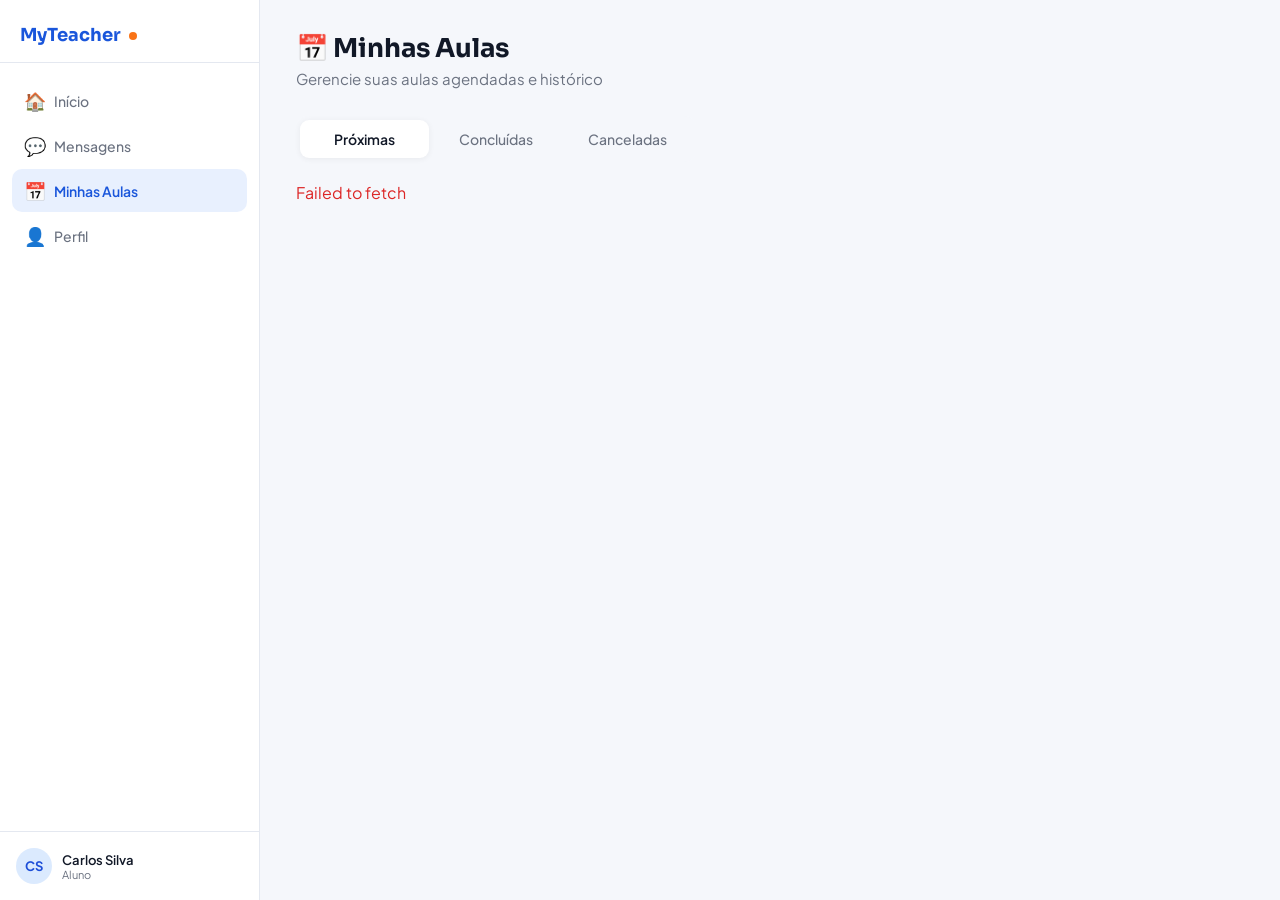
<file: pages/aulas.html>
<!DOCTYPE html>
<html lang="pt-BR">
<head>
  <meta charset="UTF-8">
  <meta name="viewport" content="width=device-width, initial-scale=1.0">
  <title>MyTeacher — Minhas Aulas</title>
  <link rel="preconnect" href="https://fonts.googleapis.com">
  <link rel="preconnect" href="https://fonts.gstatic.com" crossorigin>
  <link href="https://fonts.googleapis.com/css2?family=Sora:wght@300;400;500;600;700&family=Plus+Jakarta+Sans:wght@400;500;600&display=swap" rel="stylesheet">
  <link rel="stylesheet" href="../css/style.css">
  <link rel="stylesheet" href="../css/app.css">
</head>
<body>

<div class="app-layout">
  <aside class="sidebar">
    <div class="sidebar-logo"><div class="logo" style="font-size:18px;">MyTeacher <div class="logo-dot"></div></div></div>
    <nav class="sidebar-nav">
      <a class="nav-item" href="home-aluno.html"><span class="nav-icon">🏠</span> Início</a>
      <a class="nav-item" href="chat.html"><span class="nav-icon">💬</span> Mensagens</a>
      <a class="nav-item active"><span class="nav-icon">📅</span> Minhas Aulas</a>
      <a class="nav-item" href="perfil-aluno.html"><span class="nav-icon">👤</span> Perfil</a>
    </nav>
    <div class="sidebar-user">
      <div class="avatar sm" style="background:#dbeafe;color:#1d4ed8;">CS</div>
      <div class="user-info"><div class="user-name">Carlos Silva</div><div class="user-role">Aluno</div></div>
    </div>
  </aside>
  <main class="main-content">
    <div class="page-header">
      <h1>📅 Minhas Aulas</h1>
      <p>Gerencie suas aulas agendadas e histórico</p>
    </div>
    <div class="tabs" style="max-width:400px;">
      <div class="tab active" onclick="switchTab(this,'tab-futuras')">Próximas</div>
      <div class="tab" onclick="switchTab(this,'tab-concluidas')">Concluídas</div>
      <div class="tab" onclick="switchTab(this,'tab-canceladas')">Canceladas</div>
    </div>
    <div class="tab-content active" id="tab-futuras">
      <div class="aulas-grid" id="aulas-futuras"></div>
    </div>
    <div class="tab-content" id="tab-concluidas">
      <div class="aulas-grid" id="aulas-concluidas"></div>
    </div>
    <div class="tab-content" id="tab-canceladas">
      <div style="padding:40px;text-align:center;color:var(--text-muted);">
        <div style="font-size:48px;margin-bottom:12px;">🗓️</div>
        <p>Nenhuma aula cancelada</p>
      </div>
    </div>
  </main>
</div>

<!-- Modal Avaliar -->
<div class="modal-overlay" id="modal-avaliar">
  <div class="modal">
    <button class="modal-close" onclick="closeModal('modal-avaliar')">✕</button>
    <h2>⭐ Avaliar aula</h2>
    <p style="color:var(--text-muted);font-size:14px;margin-bottom:20px;">Como foi sua aula com <strong id="modal-avaliar-nome">Prof. Ana Lima</strong>?</p>
    <div class="form-group">
      <label class="form-label">Nota</label>
      <div class="star-rating" id="star-rating">
        <span class="star" onclick="setStar(1)">★</span>
        <span class="star" onclick="setStar(2)">★</span>
        <span class="star" onclick="setStar(3)">★</span>
        <span class="star" onclick="setStar(4)">★</span>
        <span class="star active" onclick="setStar(5)">★</span>
      </div>
    </div>
    <div class="form-group">
      <label class="form-label">Comentário</label>
      <textarea class="form-input" placeholder="Descreva sua experiência..." style="min-height:100px;">Professor muito atencioso e explicou muito bem os exercícios!</textarea>
    </div>
    <button class="btn btn-primary" style="width:100%;justify-content:center;padding:12px;" onclick="closeModal('modal-avaliar');alert('✅ Avaliação enviada! Obrigado pelo feedback.')">Enviar avaliação</button>
  </div>
</div>

<script src="../js/data.js"></script>
<script src="../js/aulas.js"></script>
<script src="../js/app.js"></script>
<script>
  renderAulas();
</script>
</body>
</html>
</file>
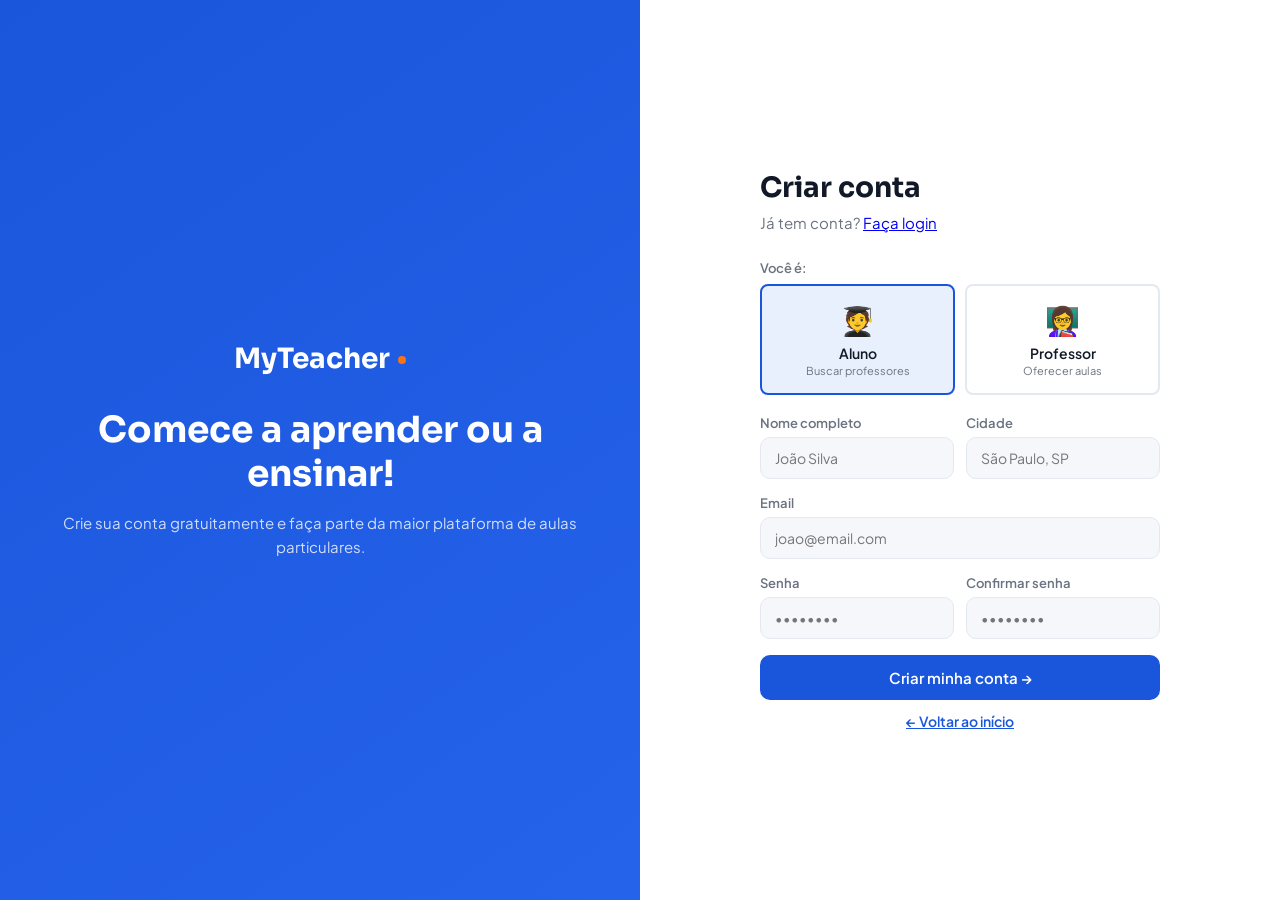
<file: pages/cadastro.html>
<!DOCTYPE html>
<html lang="pt-BR">
<head>
  <meta charset="UTF-8">
  <meta name="viewport" content="width=device-width, initial-scale=1.0">
  <title>MyTeacher — Criar conta</title>
  <link rel="preconnect" href="https://fonts.googleapis.com">
  <link rel="preconnect" href="https://fonts.gstatic.com" crossorigin>
  <link href="https://fonts.googleapis.com/css2?family=Sora:wght@300;400;500;600;700&family=Plus+Jakarta+Sans:wght@400;500;600&display=swap" rel="stylesheet">
  <link rel="stylesheet" href="../css/style.css">
  <link rel="stylesheet" href="../css/auth.css">
</head>
<body>

<div class="auth-page">
  <div class="auth-left">
    <div class="logo">MyTeacher <div class="logo-dot" style="background:#f97316"></div></div>
    <h2>Comece a aprender ou a ensinar!</h2>
    <p>Crie sua conta gratuitamente e faça parte da maior plataforma de aulas particulares.</p>
  </div>
  <div class="auth-right">
    <div class="auth-form">
      <h2>Criar conta</h2>
      <p>Já tem conta? <a href="login.html">Faça login</a></p>
      <p style="font-size:13px;color:var(--text-muted);font-weight:600;margin-bottom:8px;">Você é:</p>
      <div class="role-picker">
        <div class="role-card selected" onclick="selectRole(this,'aluno')">
          <div class="role-icon">🧑‍🎓</div>
          <div class="role-name">Aluno</div>
          <div class="role-sub">Buscar professores</div>
        </div>
        <div class="role-card" onclick="selectRole(this,'professor')">
          <div class="role-icon">👩‍🏫</div>
          <div class="role-name">Professor</div>
          <div class="role-sub">Oferecer aulas</div>
        </div>
      </div>
      <div class="form-row">
        <div class="form-group">
          <label class="form-label">Nome completo</label>
          <input class="form-input" placeholder="João Silva">
        </div>
        <div class="form-group">
          <label class="form-label">Cidade</label>
          <input class="form-input" placeholder="São Paulo, SP">
        </div>
      </div>
      <div class="form-group">
        <label class="form-label">Email</label>
        <input type="email" class="form-input" placeholder="joao@email.com">
      </div>
      <div class="form-row">
        <div class="form-group">
          <label class="form-label">Senha</label>
          <input type="password" class="form-input" placeholder="••••••••">
        </div>
        <div class="form-group">
          <label class="form-label">Confirmar senha</label>
          <input type="password" class="form-input" placeholder="••••••••">
        </div>
      </div>
      <a class="btn btn-primary" style="width:100%;padding:13px;font-size:15px;justify-content:center;border-radius:10px;display:flex;">Criar minha conta →</a>
      <div class="auth-link" style="margin-top:12px"><a href="index.html">← Voltar ao início</a></div>
    </div>
  </div>
</div>

<script src="../js/app.js"></script>
<script src="../js/auth.js"></script>
</body>
</html>
</file>
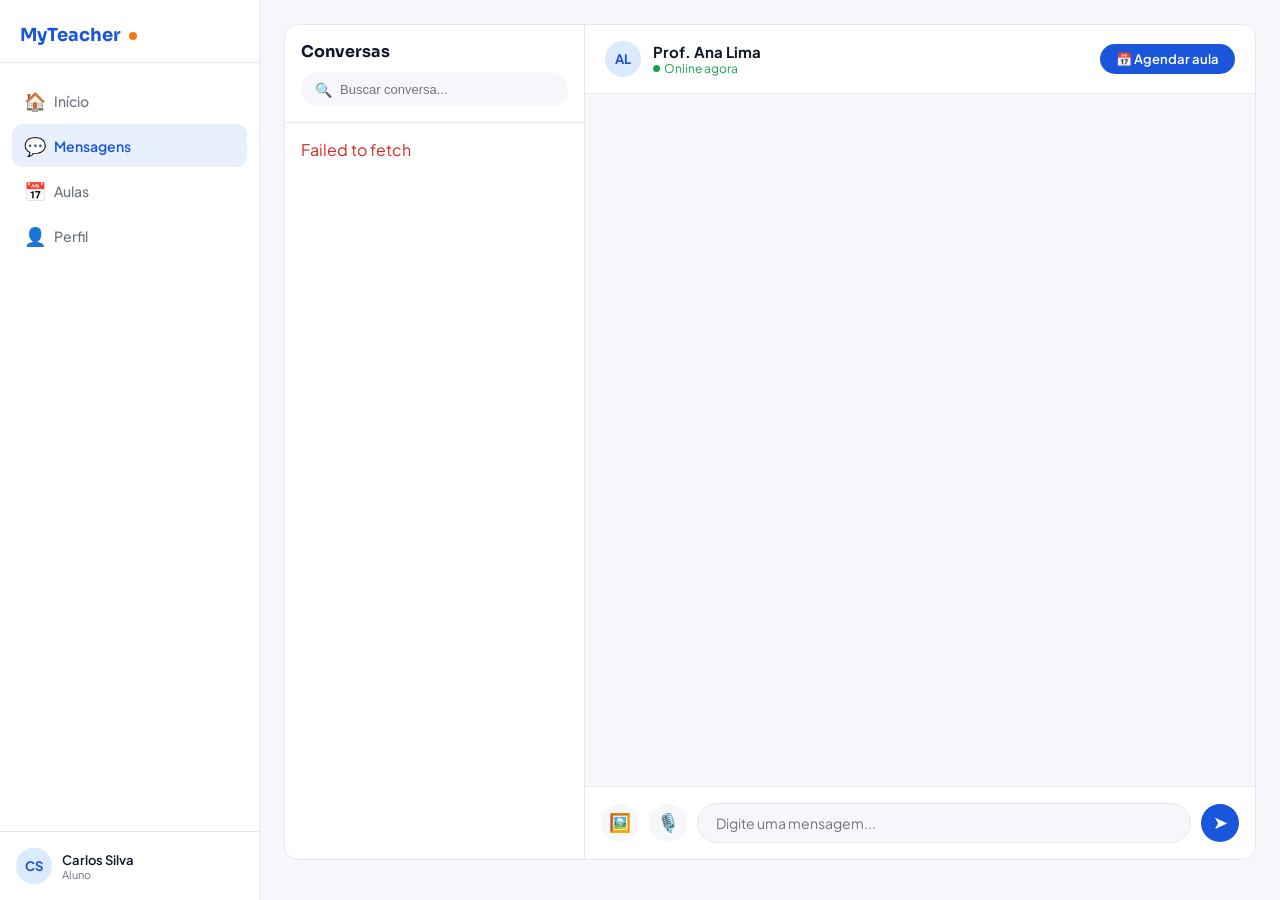
<file: pages/chat.html>
<!DOCTYPE html>
<html lang="pt-BR">
<head>
  <meta charset="UTF-8">
  <meta name="viewport" content="width=device-width, initial-scale=1.0">
  <title>MyTeacher — Mensagens</title>
  <link rel="preconnect" href="https://fonts.googleapis.com">
  <link rel="preconnect" href="https://fonts.gstatic.com" crossorigin>
  <link href="https://fonts.googleapis.com/css2?family=Sora:wght@300;400;500;600;700&family=Plus+Jakarta+Sans:wght@400;500;600&display=swap" rel="stylesheet">
  <link rel="stylesheet" href="../css/style.css">
  <link rel="stylesheet" href="../css/chat.css">
  <link rel="stylesheet" href="../css/app.css">
</head>
<body>

<div class="app-layout">
  <aside class="sidebar">
    <div class="sidebar-logo"><div class="logo" style="font-size:18px;">MyTeacher <div class="logo-dot"></div></div></div>
    <nav class="sidebar-nav">
      <a class="nav-item" href="home-aluno.html"><span class="nav-icon">🏠</span> Início</a>
      <a class="nav-item active"><span class="nav-icon">💬</span> Mensagens</a>
      <a class="nav-item" href="aulas.html"><span class="nav-icon">📅</span> Aulas</a>
      <a class="nav-item" href="perfil-aluno.html"><span class="nav-icon">👤</span> Perfil</a>
    </nav>
    <div class="sidebar-user">
      <div class="avatar sm" style="background:#dbeafe;color:#1d4ed8;">CS</div>
      <div class="user-info"><div class="user-name">Carlos Silva</div><div class="user-role">Aluno</div></div>
    </div>
  </aside>
  <main class="main-content" style="padding:24px;">
    <div class="chat-layout">
      <!-- Lista de conversas -->
      <div class="chat-list">
        <div class="chat-list-header">
          <h3>Conversas</h3>
          <div class="chat-search">
            <span style="font-size:14px;">🔍</span>
            <input placeholder="Buscar conversa...">
          </div>
        </div>
        <div id="chat-list-items"></div>
      </div>
      <!-- Janela do chat -->
      <div class="chat-window">
        <div class="chat-header">
          <div class="avatar sm" id="chat-av" style="background:#dbeafe;color:#1d4ed8;">AL</div>
          <div class="info">
            <div class="name" id="chat-name">Prof. Ana Lima</div>
            <div class="status" id="chat-status">Online agora</div>
          </div>
          <button class="btn btn-primary" style="padding:7px 16px;font-size:13px;" onclick="openModal('modal-agendar')">📅 Agendar aula</button>
        </div>
        <div class="chat-messages" id="chat-messages"></div>
        <div class="chat-input-area">
          <button class="icon-btn" title="Enviar imagem" onclick="simulateImg()">🖼️</button>
          <button class="icon-btn" title="Gravar áudio" onclick="simulateAudio()">🎙️</button>
          <input class="chat-input" id="chat-input-field" placeholder="Digite uma mensagem..." onkeydown="if(event.key==='Enter')sendMsg()">
          <button class="icon-btn send" onclick="sendMsg()">➤</button>
        </div>
      </div>
    </div>
  </main>
</div>

<!-- Modal Agendar -->
<div class="modal-overlay" id="modal-agendar">
  <div class="modal">
    <button class="modal-close" onclick="closeModal('modal-agendar')">✕</button>
    <h2>📅 Solicitar aula</h2>
    <p style="color:var(--text-muted);font-size:14px;margin-bottom:20px;">Envie uma proposta para o professor</p>
    <div class="form-group">
      <label class="form-label">Matéria</label>
      <select class="form-input">
        <option>Matemática</option><option>Física</option><option>Química</option><option>Português</option>
      </select>
    </div>
    <div class="form-row">
      <div class="form-group">
        <label class="form-label">Data</label>
        <input type="date" class="form-input" value="2026-06-10">
      </div>
      <div class="form-group">
        <label class="form-label">Horário</label>
        <input type="time" class="form-input" value="19:00">
      </div>
    </div>
    <div class="form-group">
      <label class="form-label">Valor combinado</label>
      <input class="form-input" value="R$ 60,00">
    </div>
    <div class="form-group">
      <label class="form-label">Mensagem (opcional)</label>
      <textarea class="form-input" placeholder="Descreva o que precisa aprender..."></textarea>
    </div>
    <div style="display:flex;gap:10px;margin-top:4px;">
      <button class="btn btn-ghost" style="flex:1;justify-content:center;" onclick="closeModal('modal-agendar')">Cancelar</button>
      <button class="btn btn-primary" style="flex:1;justify-content:center;" onclick="closeModal('modal-agendar');alert('✅ Solicitação enviada!')">Enviar solicitação</button>
    </div>
  </div>
</div>

<script src="../js/data.js"></script>
<script src="../js/chat.js"></script>
<script src="../js/app.js"></script>
<script>
  renderChat();
</script>
</body>
</html>
</file>
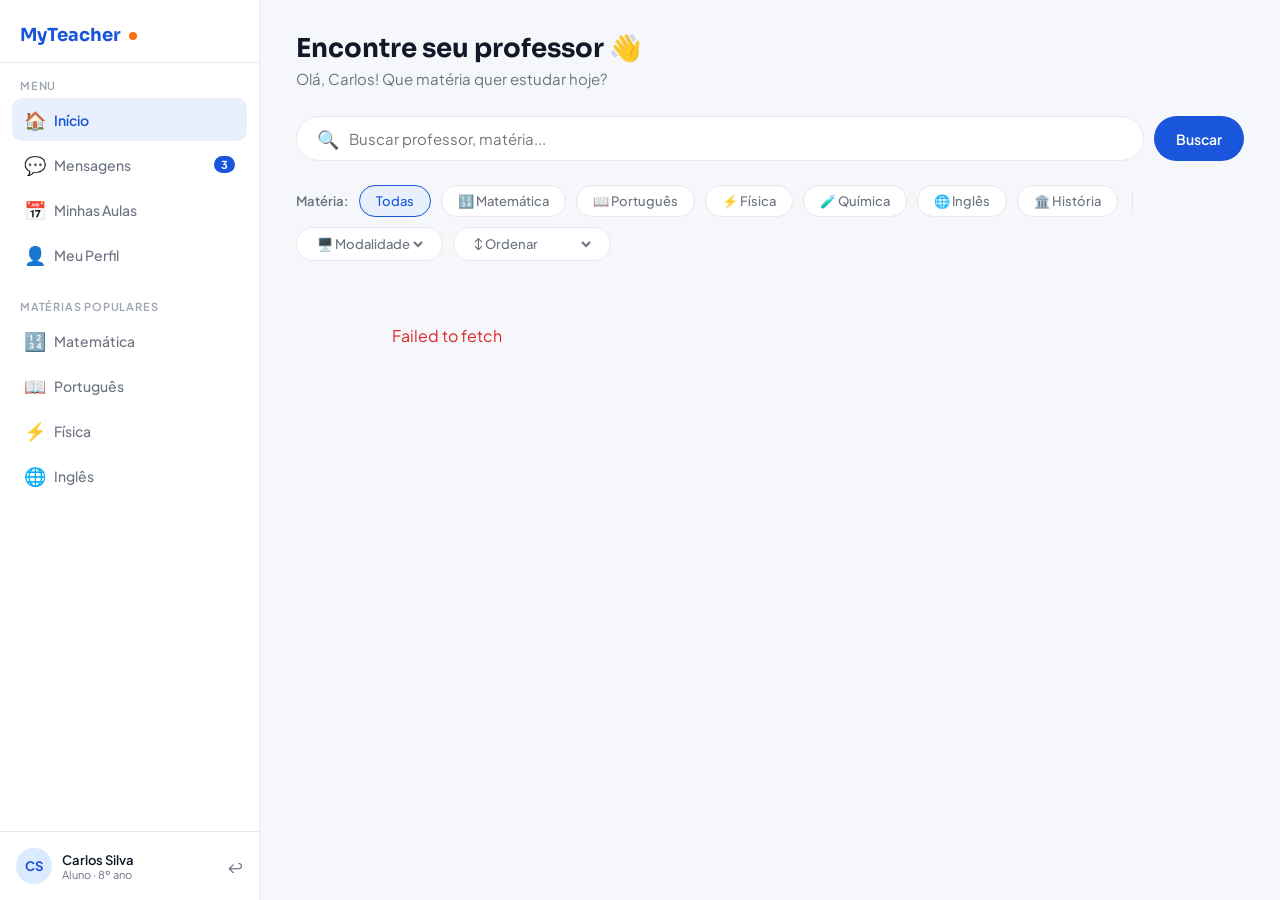
<file: pages/home-aluno.html>
<!DOCTYPE html>
<html lang="pt-BR">
<head>
  <meta charset="UTF-8">
  <meta name="viewport" content="width=device-width, initial-scale=1.0">
  <title>MyTeacher — Encontrar Professores</title>
  <link rel="preconnect" href="https://fonts.googleapis.com">
  <link rel="preconnect" href="https://fonts.gstatic.com" crossorigin>
  <link href="https://fonts.googleapis.com/css2?family=Sora:wght@300;400;500;600;700&family=Plus+Jakarta+Sans:wght@400;500;600&display=swap" rel="stylesheet">
  <link rel="stylesheet" href="../css/style.css">
  <link rel="stylesheet" href="../css/app.css">
</head>
<body>

<div class="app-layout">
  <!-- Sidebar -->
  <aside class="sidebar">
    <div class="sidebar-logo">
      <div class="logo" style="font-size:18px;">MyTeacher <div class="logo-dot"></div></div>
    </div>
    <nav class="sidebar-nav">
      <div class="nav-section">
        <div class="nav-section-title">Menu</div>
        <a class="nav-item active" href="home-aluno.html"><span class="nav-icon">🏠</span> Início</a>
        <a class="nav-item" href="chat.html"><span class="nav-icon">💬</span> Mensagens <span class="nav-badge">3</span></a>
        <a class="nav-item" href="aulas.html"><span class="nav-icon">📅</span> Minhas Aulas</a>
        <a class="nav-item" href="perfil-aluno.html"><span class="nav-icon">👤</span> Meu Perfil</a>
      </div>
      <div class="nav-section">
        <div class="nav-section-title">Matérias populares</div>
        <a class="nav-item" onclick="filterSubject('Matemática')"><span class="nav-icon">🔢</span> Matemática</a>
        <a class="nav-item" onclick="filterSubject('Português')"><span class="nav-icon">📖</span> Português</a>
        <a class="nav-item" onclick="filterSubject('Física')"><span class="nav-icon">⚡</span> Física</a>
        <a class="nav-item" onclick="filterSubject('Inglês')"><span class="nav-icon">🌐</span> Inglês</a>
      </div>
    </nav>
    <div class="sidebar-user">
      <div class="avatar sm" style="background:#dbeafe;color:#1d4ed8;">CS</div>
      <div class="user-info">
        <div class="user-name">Carlos Silva</div>
        <div class="user-role">Aluno · 8º ano</div>
      </div>
      <span style="cursor:pointer;color:var(--text-muted);font-size:16px;"><a href="index.html" style="text-decoration:none;color:inherit;">↩</a></span>
    </div>
  </aside>

  <!-- Main -->
  <main class="main-content">
    <div class="page-header">
      <h1>Encontre seu professor 👋</h1>
      <p>Olá, Carlos! Que matéria quer estudar hoje?</p>
    </div>

    <div class="search-bar">
      <div class="search-input">
        <span class="icon">🔍</span>
        <input type="text" placeholder="Buscar professor, matéria..." id="searchInput" oninput="renderTeachers()">
      </div>
      <button class="btn btn-primary">Buscar</button>
    </div>

    <div class="filters-row">
      <span style="font-size:13px;font-weight:600;color:var(--text-muted);">Matéria:</span>
      <div class="filter-chip active" onclick="setFilter(this,'subject','')" data-val="">Todas</div>
      <div class="filter-chip" onclick="setFilter(this,'subject','Matemática')" data-val="Matemática">🔢 Matemática</div>
      <div class="filter-chip" onclick="setFilter(this,'subject','Português')" data-val="Português">📖 Português</div>
      <div class="filter-chip" onclick="setFilter(this,'subject','Física')" data-val="Física">⚡ Física</div>
      <div class="filter-chip" onclick="setFilter(this,'subject','Química')" data-val="Química">🧪 Química</div>
      <div class="filter-chip" onclick="setFilter(this,'subject','Inglês')" data-val="Inglês">🌐 Inglês</div>
      <div class="filter-chip" onclick="setFilter(this,'subject','História')" data-val="História">🏛️ História</div>
      <div style="border-left:1px solid var(--border);height:20px;margin:0 4px;"></div>
      <div class="filter-chip">
        <select onchange="setFilterVal('modality',this.value)" style="font-weight:500;">
          <option value="">🖥️ Modalidade</option>
          <option value="Online">Online</option>
          <option value="Presencial">Presencial</option>
        </select>
      </div>
      <div class="filter-chip">
        <select onchange="setFilterVal('sort',this.value)">
          <option value="">↕ Ordenar</option>
          <option value="price_asc">Menor preço</option>
          <option value="price_desc">Maior preço</option>
          <option value="rating">Melhor avaliação</option>
        </select>
      </div>
    </div>

    <div class="teachers-grid" id="teachers-grid"></div>
  </main>
</div>

<!-- Modal Agendar -->
<div class="modal-overlay" id="modal-agendar">
  <div class="modal">
    <button class="modal-close" onclick="closeModal('modal-agendar')">✕</button>
    <h2>📅 Solicitar aula</h2>
    <p style="color:var(--text-muted);font-size:14px;margin-bottom:20px;">Envie uma proposta para o professor</p>
    <div class="form-group">
      <label class="form-label">Matéria</label>
      <select class="form-input">
        <option>Matemática</option><option>Física</option><option>Química</option><option>Português</option>
      </select>
    </div>
    <div class="form-row">
      <div class="form-group">
        <label class="form-label">Data</label>
        <input type="date" class="form-input" value="2026-06-10">
      </div>
      <div class="form-group">
        <label class="form-label">Horário</label>
        <input type="time" class="form-input" value="19:00">
      </div>
    </div>
    <div class="form-group">
      <label class="form-label">Valor combinado</label>
      <input class="form-input" placeholder="R$ 60,00" value="R$ 60,00">
    </div>
    <div class="form-group">
      <label class="form-label">Mensagem (opcional)</label>
      <textarea class="form-input" placeholder="Descreva o que precisa aprender..."></textarea>
    </div>
    <div style="display:flex;gap:10px;margin-top:4px;">
      <button class="btn btn-ghost" style="flex:1;justify-content:center;" onclick="closeModal('modal-agendar')">Cancelar</button>
      <button class="btn btn-primary" style="flex:1;justify-content:center;" onclick="closeModal('modal-agendar');alert('✅ Solicitação enviada! O professor irá responder em breve.')">Enviar solicitação</button>
    </div>
  </div>
</div>

<script src="../js/data.js"></script>
<script src="../js/teachers.js"></script>
<script src="../js/app.js"></script>
<script>
  renderTeachers();
</script>
</body>
</html>
</file>
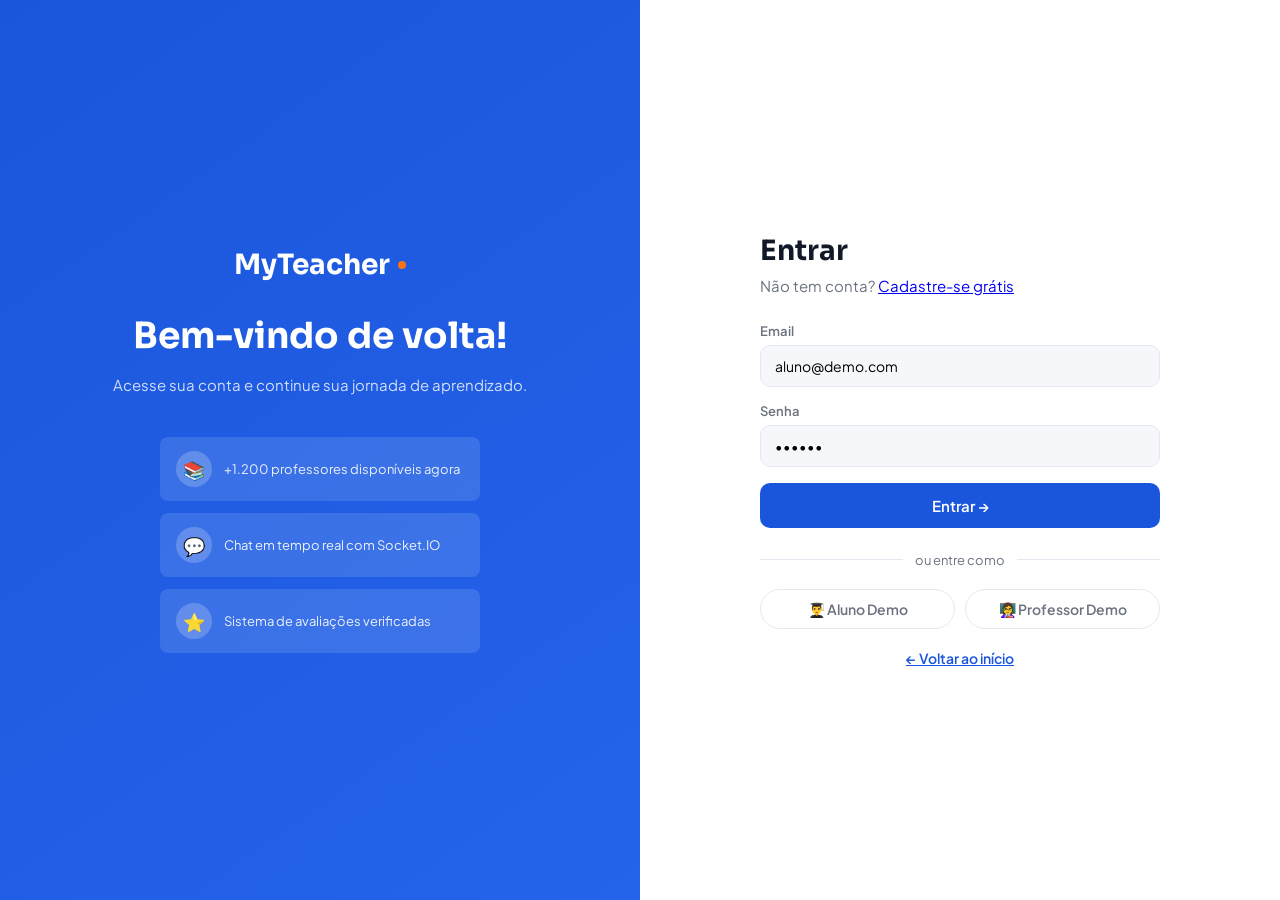
<file: pages/login.html>
<!DOCTYPE html>
<html lang="pt-BR">
<head>
  <meta charset="UTF-8">
  <meta name="viewport" content="width=device-width, initial-scale=1.0">
  <title>MyTeacher — Entrar</title>
  <link rel="preconnect" href="https://fonts.googleapis.com">
  <link rel="preconnect" href="https://fonts.gstatic.com" crossorigin>
  <link href="https://fonts.googleapis.com/css2?family=Sora:wght@300;400;500;600;700&family=Plus+Jakarta+Sans:wght@400;500;600&display=swap" rel="stylesheet">
  <link rel="stylesheet" href="../css/style.css">
  <link rel="stylesheet" href="../css/auth.css">
</head>
<body>

<div class="auth-page">
  <div class="auth-left">
    <div class="logo">MyTeacher <div class="logo-dot" style="background:#f97316"></div></div>
    <h2>Bem-vindo de volta!</h2>
    <p>Acesse sua conta e continue sua jornada de aprendizado.</p>
    <div class="auth-left-cards">
      <div class="auth-mini-card"><div class="icon-circle">📚</div><p>+1.200 professores disponíveis agora</p></div>
      <div class="auth-mini-card"><div class="icon-circle">💬</div><p>Chat em tempo real com Socket.IO</p></div>
      <div class="auth-mini-card"><div class="icon-circle">⭐</div><p>Sistema de avaliações verificadas</p></div>
    </div>
  </div>
  <div class="auth-right">
    <div class="auth-form">
      <h2>Entrar</h2>
      <p>Não tem conta? <a href="cadastro.html">Cadastre-se grátis</a></p>
      <div class="form-group">
        <label class="form-label">Email</label>
        <input type="email" class="form-input" placeholder="seu@email.com" value="aluno@demo.com">
      </div>
      <div class="form-group">
        <label class="form-label">Senha</label>
        <input type="password" class="form-input" placeholder="••••••••" value="123456">
      </div>
      <a class="btn btn-primary" style="width:100%;padding:13px;font-size:15px;justify-content:center;border-radius:10px;margin-top:4px;display:flex;">Entrar →</a>
      <div class="divider-text"><span>ou entre como</span></div>
      <div style="display:grid;grid-template-columns:1fr 1fr;gap:10px;">
        <a href="home-aluno.html" class="btn btn-ghost" style="justify-content:center;">👨‍🎓 Aluno Demo</a>
        <a href="home-professor.html" class="btn btn-ghost" style="justify-content:center;">👩‍🏫 Professor Demo</a>
      </div>
      <div class="auth-link"><a href="index.html">← Voltar ao início</a></div>
    </div>
  </div>
</div>

<script src="../js/app.js"></script>
<script src="../js/auth.js"></script>
</body>
</html>
</file>
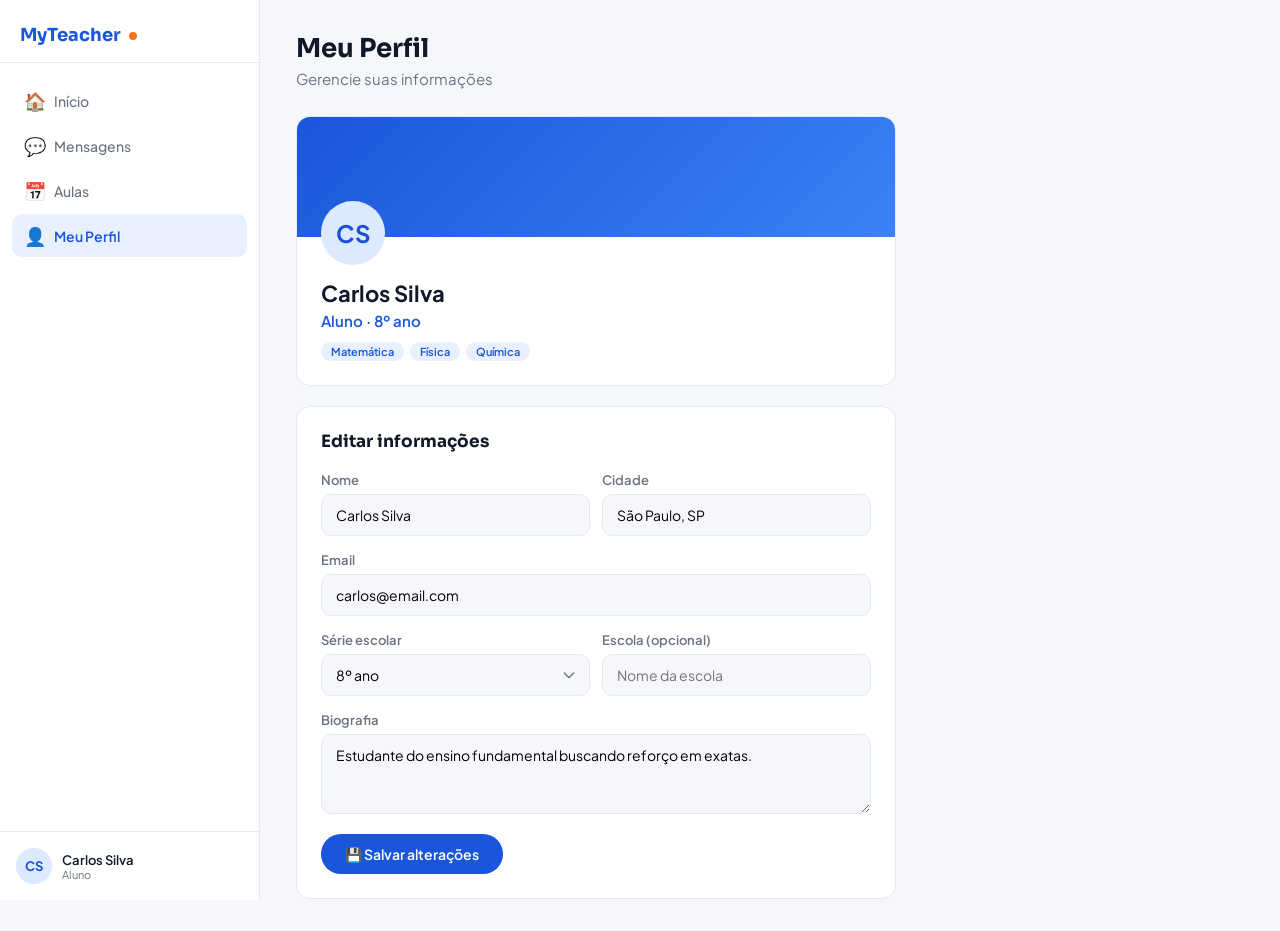
<file: pages/perfil-aluno.html>
<!DOCTYPE html>
<html lang="pt-BR">
<head>
  <meta charset="UTF-8">
  <meta name="viewport" content="width=device-width, initial-scale=1.0">
  <title>MyTeacher — Meu Perfil</title>
  <link rel="preconnect" href="https://fonts.googleapis.com">
  <link rel="preconnect" href="https://fonts.gstatic.com" crossorigin>
  <link href="https://fonts.googleapis.com/css2?family=Sora:wght@300;400;500;600;700&family=Plus+Jakarta+Sans:wght@400;500;600&display=swap" rel="stylesheet">
  <link rel="stylesheet" href="../css/style.css">
  <link rel="stylesheet" href="../css/app.css">
</head>
<body>

<div class="app-layout">
  <aside class="sidebar">
    <div class="sidebar-logo"><div class="logo" style="font-size:18px;">MyTeacher <div class="logo-dot"></div></div></div>
    <nav class="sidebar-nav">
      <a class="nav-item" href="home-aluno.html"><span class="nav-icon">🏠</span> Início</a>
      <a class="nav-item" href="chat.html"><span class="nav-icon">💬</span> Mensagens</a>
      <a class="nav-item" href="aulas.html"><span class="nav-icon">📅</span> Aulas</a>
      <a class="nav-item active"><span class="nav-icon">👤</span> Meu Perfil</a>
    </nav>
    <div class="sidebar-user">
      <div class="avatar sm" style="background:#dbeafe;color:#1d4ed8;">CS</div>
      <div class="user-info"><div class="user-name">Carlos Silva</div><div class="user-role">Aluno</div></div>
    </div>
  </aside>
  <main class="main-content">
    <div class="page-header"><h1>Meu Perfil</h1><p>Gerencie suas informações</p></div>
    <div style="max-width:600px;">
      <div class="profile-card" style="margin-bottom:20px;">
        <div class="profile-cover"></div>
        <div class="profile-info">
          <div class="profile-avatar-wrap"><div class="avatar lg" style="background:#dbeafe;color:#1d4ed8;">CS</div></div>
          <div class="profile-name">Carlos Silva</div>
          <div class="profile-subject">Aluno · 8º ano</div>
          <div class="tag-list">
            <span class="badge badge-primary">Matemática</span>
            <span class="badge badge-primary">Física</span>
            <span class="badge badge-primary">Química</span>
          </div>
        </div>
      </div>
      <div style="background:var(--white);border-radius:var(--radius);border:1px solid var(--border);padding:24px;">
        <h3 style="margin-bottom:20px;font-size:17px;">Editar informações</h3>
        <div class="form-row">
          <div class="form-group"><label class="form-label">Nome</label><input class="form-input" value="Carlos Silva"></div>
          <div class="form-group"><label class="form-label">Cidade</label><input class="form-input" value="São Paulo, SP"></div>
        </div>
        <div class="form-group"><label class="form-label">Email</label><input type="email" class="form-input" value="carlos@email.com"></div>
        <div class="form-row">
          <div class="form-group"><label class="form-label">Série escolar</label>
            <select class="form-input">
              <option>8º ano</option><option>9º ano</option><option>1º EM</option><option>2º EM</option><option>3º EM</option>
            </select>
          </div>
          <div class="form-group"><label class="form-label">Escola (opcional)</label><input class="form-input" placeholder="Nome da escola"></div>
        </div>
        <div class="form-group"><label class="form-label">Biografia</label><textarea class="form-input">Estudante do ensino fundamental buscando reforço em exatas.</textarea></div>
        <button class="btn btn-primary" style="padding:11px 24px;">💾 Salvar alterações</button>
      </div>
    </div>
  </main>
</div>

<script src="../js/app.js"></script>
</body>
</html>
</file>
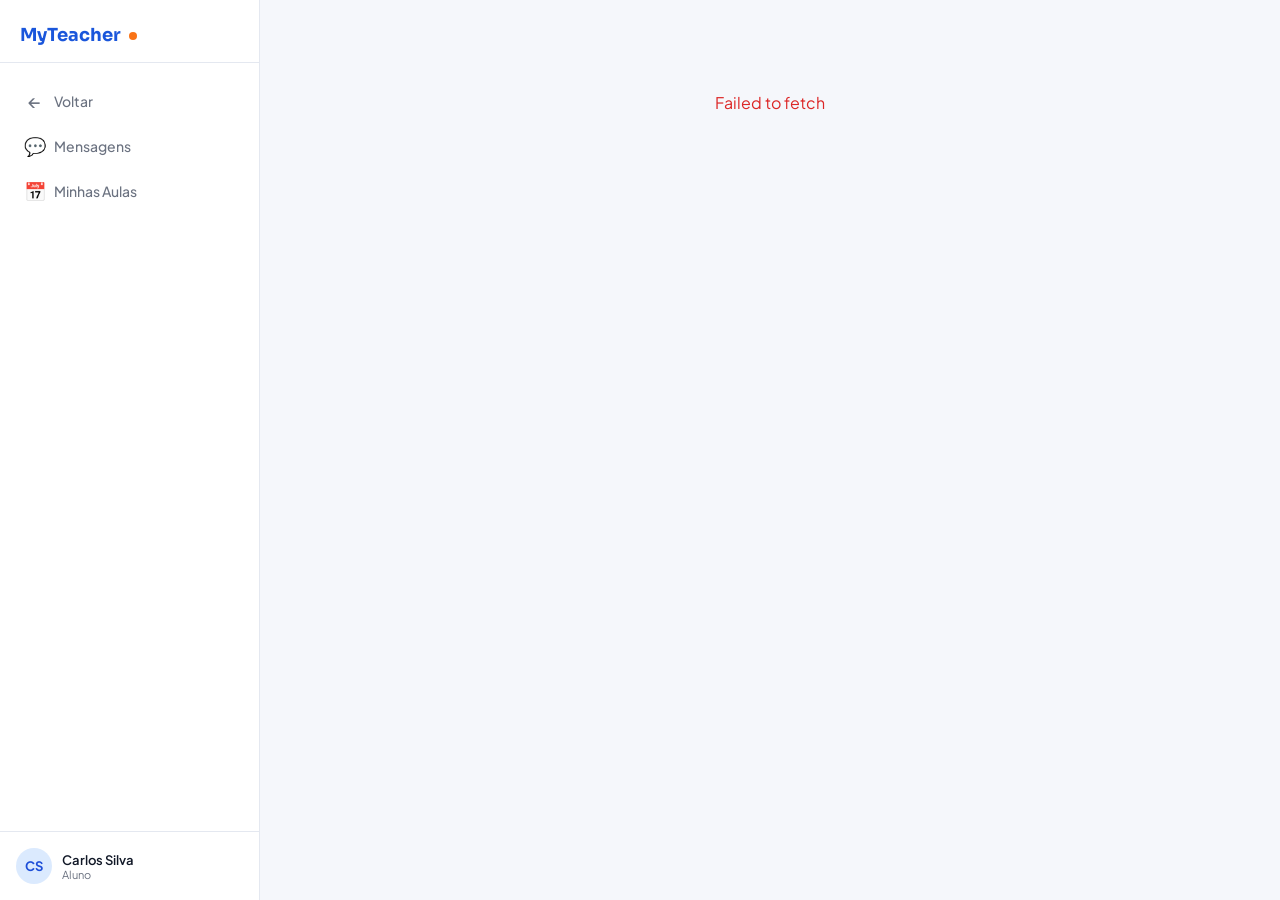
<file: pages/perfil-professor.html>
<!DOCTYPE html>
<html lang="pt-BR">
<head>
  <meta charset="UTF-8">
  <meta name="viewport" content="width=device-width, initial-scale=1.0">
  <title>MyTeacher — Perfil do Professor</title>
  <link rel="preconnect" href="https://fonts.googleapis.com">
  <link rel="preconnect" href="https://fonts.gstatic.com" crossorigin>
  <link href="https://fonts.googleapis.com/css2?family=Sora:wght@300;400;500;600;700&family=Plus+Jakarta+Sans:wght@400;500;600&display=swap" rel="stylesheet">
  <link rel="stylesheet" href="../css/style.css">
  <link rel="stylesheet" href="../css/app.css">
</head>
<body>

<div class="app-layout">
  <aside class="sidebar">
    <div class="sidebar-logo"><div class="logo" style="font-size:18px;">MyTeacher <div class="logo-dot"></div></div></div>
    <nav class="sidebar-nav">
      <a class="nav-item" href="home-aluno.html"><span class="nav-icon">←</span> Voltar</a>
      <a class="nav-item" href="chat.html"><span class="nav-icon">💬</span> Mensagens</a>
      <a class="nav-item" href="aulas.html"><span class="nav-icon">📅</span> Minhas Aulas</a>
    </nav>
    <div class="sidebar-user">
      <div class="avatar sm" style="background:#dbeafe;color:#1d4ed8;">CS</div>
      <div class="user-info"><div class="user-name">Carlos Silva</div><div class="user-role">Aluno</div></div>
    </div>
  </aside>
  <main class="main-content" id="teacher-profile-content">
    <!-- Preenchido pelo JS via data.js + teachers.js -->
    <p style="color:var(--text-muted);">Carregando perfil...</p>
  </main>
</div>

<!-- Modal Agendar -->
<div class="modal-overlay" id="modal-agendar">
  <div class="modal">
    <button class="modal-close" onclick="closeModal('modal-agendar')">✕</button>
    <h2>📅 Solicitar aula</h2>
    <p style="color:var(--text-muted);font-size:14px;margin-bottom:20px;">Envie uma proposta para o professor</p>
    <div class="form-group">
      <label class="form-label">Matéria</label>
      <select class="form-input">
        <option>Matemática</option><option>Física</option><option>Química</option><option>Português</option>
      </select>
    </div>
    <div class="form-row">
      <div class="form-group">
        <label class="form-label">Data</label>
        <input type="date" class="form-input" value="2026-06-10">
      </div>
      <div class="form-group">
        <label class="form-label">Horário</label>
        <input type="time" class="form-input" value="19:00">
      </div>
    </div>
    <div class="form-group">
      <label class="form-label">Valor combinado</label>
      <input class="form-input" placeholder="R$ 60,00" value="R$ 60,00">
    </div>
    <div class="form-group">
      <label class="form-label">Mensagem (opcional)</label>
      <textarea class="form-input" placeholder="Descreva o que precisa aprender..."></textarea>
    </div>
    <div style="display:flex;gap:10px;margin-top:4px;">
      <button class="btn btn-ghost" style="flex:1;justify-content:center;" onclick="closeModal('modal-agendar')">Cancelar</button>
      <button class="btn btn-primary" style="flex:1;justify-content:center;" onclick="closeModal('modal-agendar');alert('✅ Solicitação enviada!')">Enviar solicitação</button>
    </div>
  </div>
</div>

<script src="../js/data.js"></script>
<script src="../js/teachers.js"></script>
<script src="../js/app.js"></script>
<script>
  // Lê o ID do professor da URL: perfil-professor.html?id=1
  const params = new URLSearchParams(window.location.search);
  const id = parseInt(params.get('id')) || 1;
  openTeacher(id);
</script>
</body>
</html>
</file>
<file: css/style.css>
/* ===================== VARIÁVEIS & RESET ===================== */
:root {
  --primary: #1a56db;
  --primary-dark: #1240a8;
  --primary-light: #e8f0fe;
  --accent: #f97316;
  --accent-light: #fff3e8;
  --success: #16a34a;
  --success-light: #dcfce7;
  --bg: #f5f7fb;
  --white: #ffffff;
  --card: #ffffff;
  --border: #e4e8f0;
  --text: #111827;
  --text-muted: #6b7280;
  --text-light: #9ca3af;
  --radius: 14px;
  --radius-sm: 8px;
  --shadow: 0 2px 16px rgba(26,86,219,0.08);
  --shadow-lg: 0 8px 32px rgba(26,86,219,0.13);
  --sidebar: 260px;
}

* { margin: 0; padding: 0; box-sizing: border-box; }
body { font-family: 'Plus Jakarta Sans', sans-serif; background: var(--bg); color: var(--text); min-height: 100vh; }
h1,h2,h3,h4 { font-family: 'Sora', sans-serif; }

/* ===================== NAVEGAÇÃO ENTRE PÁGINAS ===================== */
.page { display: none; }
.page.active { display: block; animation: fadeIn .25s ease; }
@keyframes fadeIn { from { opacity: 0; transform: translateY(8px); } to { opacity: 1; transform: translateY(0); } }

/* ===================== BOTÕES ===================== */
.btn { display: inline-flex; align-items: center; gap: 6px; padding: 10px 22px; border-radius: 50px; border: none; cursor: pointer; font-family: 'Plus Jakarta Sans', sans-serif; font-size: 14px; font-weight: 600; transition: all .2s; text-decoration: none; }
.btn-outline { background: transparent; border: 1.5px solid var(--primary); color: var(--primary); }
.btn-outline:hover { background: var(--primary-light); }
.btn-primary { background: var(--primary); color: white; }
.btn-primary:hover { background: var(--primary-dark); transform: translateY(-1px); box-shadow: 0 4px 16px rgba(26,86,219,.25); }
.btn-accent { background: var(--accent); color: white; }
.btn-accent:hover { background: #ea6c0a; transform: translateY(-1px); }
.btn-ghost { background: transparent; color: var(--text-muted); border: 1.5px solid var(--border); }
.btn-ghost:hover { border-color: var(--primary); color: var(--primary); }

/* ===================== COMPONENTES COMPARTILHADOS ===================== */
.logo { font-family: 'Sora', sans-serif; font-size: 22px; font-weight: 700; color: var(--primary); display: flex; align-items: center; gap: 8px; }
.logo-dot { width: 8px; height: 8px; background: var(--accent); border-radius: 50%; margin-top: 2px; }

.avatar { width: 48px; height: 48px; border-radius: 50%; object-fit: cover; background: var(--primary-light); display: flex; align-items: center; justify-content: center; font-weight: 700; font-size: 18px; color: var(--primary); flex-shrink: 0; }
.avatar.lg { width: 64px; height: 64px; font-size: 24px; }
.avatar.sm { width: 36px; height: 36px; font-size: 13px; }

.badge { display: inline-flex; align-items: center; gap: 4px; padding: 3px 10px; border-radius: 50px; font-size: 11px; font-weight: 600; }
.badge-primary { background: var(--primary-light); color: var(--primary); }
.badge-success { background: var(--success-light); color: var(--success); }
.badge-accent { background: var(--accent-light); color: var(--accent); }
.badge-gray { background: #f3f4f6; color: var(--text-muted); }

.stars { color: #f59e0b; font-size: 12px; letter-spacing: 1px; }
.price-tag { font-family: 'Sora', sans-serif; font-weight: 700; color: var(--primary); font-size: 14px; }
.rating { display: flex; align-items: center; gap: 4px; }
.rating-num { font-size: 13px; font-weight: 600; }
.rating-count { font-size: 11px; color: var(--text-light); }
.tag-list { display: flex; flex-wrap: wrap; gap: 6px; }

/* ===================== LAYOUT APP (SIDEBAR + MAIN) ===================== */
.app-layout { display: flex; min-height: 100vh; }
.sidebar { width: var(--sidebar); background: var(--white); border-right: 1px solid var(--border); display: flex; flex-direction: column; position: fixed; top: 0; left: 0; bottom: 0; z-index: 50; }
.sidebar-logo { padding: 24px 20px 16px; border-bottom: 1px solid var(--border); }
.sidebar-nav { flex: 1; padding: 16px 12px; overflow-y: auto; }
.nav-section { margin-bottom: 24px; }
.nav-section-title { font-size: 11px; font-weight: 600; color: var(--text-light); text-transform: uppercase; letter-spacing: .8px; padding: 0 8px; margin-bottom: 6px; }
.nav-item { display: flex; align-items: center; gap: 10px; padding: 10px 12px; border-radius: 10px; cursor: pointer; color: var(--text-muted); font-size: 14px; font-weight: 500; transition: all .2s; margin-bottom: 2px; text-decoration: none; }
.nav-item:hover { background: var(--bg); color: var(--text); }
.nav-item.active { background: var(--primary-light); color: var(--primary); font-weight: 600; }
.nav-item .nav-icon { font-size: 18px; width: 20px; text-align: center; }
.nav-badge { margin-left: auto; background: var(--primary); color: white; font-size: 11px; font-weight: 700; padding: 2px 7px; border-radius: 50px; }
.sidebar-user { padding: 16px; border-top: 1px solid var(--border); display: flex; align-items: center; gap: 10px; }
.sidebar-user .user-info { flex: 1; min-width: 0; }
.sidebar-user .user-name { font-size: 13px; font-weight: 600; white-space: nowrap; overflow: hidden; text-overflow: ellipsis; }
.sidebar-user .user-role { font-size: 11px; color: var(--text-muted); }
.main-content { margin-left: var(--sidebar); flex: 1; padding: 32px 36px; min-height: 100vh; }
.page-header { margin-bottom: 28px; }
.page-header h1 { font-size: 26px; font-weight: 700; }
.page-header p { color: var(--text-muted); margin-top: 4px; font-size: 15px; }

/* ===================== CARDS DE PROFESSOR ===================== */
.teacher-card { background: var(--white); border-radius: var(--radius); border: 1px solid var(--border); overflow: hidden; transition: all .25s; cursor: pointer; }
.teacher-card:hover { transform: translateY(-3px); box-shadow: var(--shadow-lg); border-color: var(--primary); }
.tc-cover { height: 80px; background: linear-gradient(135deg, #1a56db15, #1a56db30); position: relative; }
.tc-avatar { position: absolute; bottom: -24px; left: 20px; border: 3px solid var(--white); border-radius: 50%; }
.tc-body { padding: 32px 20px 20px; }
.tc-name { font-size: 16px; font-weight: 700; margin-bottom: 2px; }
.tc-subject { font-size: 13px; color: var(--primary); font-weight: 600; margin-bottom: 8px; }
.tc-bio { font-size: 13px; color: var(--text-muted); line-height: 1.5; margin-bottom: 12px; display: -webkit-box; -webkit-line-clamp: 2; -webkit-box-orient: vertical; overflow: hidden; }
.tc-meta { display: flex; align-items: center; gap: 8px; flex-wrap: wrap; margin-bottom: 14px; }
.tc-footer { display: flex; align-items: center; justify-content: space-between; padding-top: 14px; border-top: 1px solid var(--border); }
.tc-price { font-family: 'Sora', sans-serif; font-weight: 700; font-size: 18px; color: var(--primary); }
.tc-price span { font-size: 12px; color: var(--text-muted); font-weight: 400; }

/* ===================== FORMULÁRIOS ===================== */
.form-group { margin-bottom: 16px; }
.form-label { font-size: 13px; font-weight: 600; color: var(--text-muted); margin-bottom: 6px; display: block; }
.form-input { width: 100%; padding: 11px 14px; border: 1.5px solid var(--border); border-radius: 10px; font-family: 'Plus Jakarta Sans', sans-serif; font-size: 14px; outline: none; transition: border .2s; background: var(--bg); }
.form-input:focus { border-color: var(--primary); background: var(--white); }
.form-row { display: grid; grid-template-columns: 1fr 1fr; gap: 12px; }
textarea.form-input { resize: vertical; min-height: 80px; }
select.form-input { appearance: none; background-image: url("data:image/svg+xml,%3Csvg xmlns='http://www.w3.org/2000/svg' fill='none' viewBox='0 0 24 24' stroke='%236b7280'%3E%3Cpath stroke-linecap='round' stroke-linejoin='round' stroke-width='2' d='M19 9l-7 7-7-7'%3E%3C/path%3E%3C/svg%3E"); background-repeat: no-repeat; background-position: right 12px center; background-size: 16px; }

/* ===================== MODAIS ===================== */
.modal-overlay { display: none; position: fixed; inset: 0; background: rgba(0,0,0,.45); z-index: 200; align-items: center; justify-content: center; }
.modal-overlay.open { display: flex; }
.modal { background: var(--white); border-radius: var(--radius); padding: 32px; width: 480px; max-width: 95vw; max-height: 90vh; overflow-y: auto; position: relative; }
.modal h2 { font-size: 22px; font-weight: 700; margin-bottom: 20px; }
.modal-close { position: absolute; top: 16px; right: 16px; width: 32px; height: 32px; border-radius: 50%; border: none; background: var(--bg); cursor: pointer; font-size: 18px; display: flex; align-items: center; justify-content: center; color: var(--text-muted); }
.modal-close:hover { background: #fee2e2; color: #dc2626; }

/* ===================== TABS ===================== */
.tabs { display: flex; gap: 2px; background: var(--bg); border-radius: 12px; padding: 4px; margin-bottom: 20px; }
.tab { flex: 1; text-align: center; padding: 10px; border-radius: 9px; cursor: pointer; font-size: 14px; font-weight: 500; color: var(--text-muted); transition: all .2s; }
.tab.active { background: var(--white); color: var(--text); box-shadow: 0 1px 6px rgba(0,0,0,.06); font-weight: 600; }
.tab-content { display: none; }
.tab-content.active { display: block; }

/* ===================== STATUS AULAS ===================== */
.status-badge { padding: 5px 12px; border-radius: 50px; font-size: 12px; font-weight: 600; }
.status-agendada { background: #dbeafe; color: #1d4ed8; }
.status-concluida { background: var(--success-light); color: var(--success); }
.status-cancelada { background: #fee2e2; color: #dc2626; }
.status-andamento { background: var(--accent-light); color: var(--accent); }

/* ===================== RESPONSIVO ===================== */
@media (max-width: 900px) {
  .hero { grid-template-columns: 1fr; padding: 40px 24px; }
  .hero-visual { display: none; }
  .features-grid { grid-template-columns: 1fr 1fr; }
  .teachers-row { grid-template-columns: 1fr 1fr; }
  .auth-page { grid-template-columns: 1fr; }
  .auth-left { display: none; }
  .profile-layout { grid-template-columns: 1fr; }
  .chat-layout { grid-template-columns: 1fr; }
  .chat-list { display: none; }
}

/* ===================== LANDING PAGE — NAVBAR ===================== */
.navbar {
  display: flex;
  align-items: center;
  justify-content: space-between;
  padding: 14px 48px;
  background: white;
  border-bottom: 1px solid var(--border);
  position: sticky;
  top: 0;
  z-index: 100;
}
.navbar-logo { display: flex; align-items: center; gap: 8px; }
.navbar-logo img { height: 36px; object-fit: contain; }
.navbar-logo .logo-text { font-family: 'Sora', sans-serif; font-size: 20px; font-weight: 700; color: var(--primary); }
.navbar-search { flex: 1; max-width: 400px; margin: 0 32px; position: relative; }
.navbar-search input { width: 100%; padding: 9px 16px 9px 40px; border: 1.5px solid var(--border); border-radius: 50px; font-size: 13px; font-family: 'Plus Jakarta Sans', sans-serif; outline: none; background: var(--bg); color: var(--text); }
.navbar-search input:focus { border-color: var(--primary); background: white; }
.navbar-search .search-icon { position: absolute; left: 14px; top: 50%; transform: translateY(-50%); font-size: 15px; color: var(--text-muted); }
.navbar-actions { display: flex; align-items: center; gap: 10px; }
.navbar-actions .btn-login { background: transparent; border: none; color: var(--text-muted); font-size: 14px; font-weight: 600; cursor: pointer; font-family: 'Plus Jakarta Sans', sans-serif; padding: 8px 14px; border-radius: 8px; text-decoration: none; }
.navbar-actions .btn-login:hover { color: var(--primary); background: var(--primary-light); }
.navbar-user-info { display: flex; align-items: center; gap: 8px; font-size: 13px; font-weight: 600; color: var(--text); }
.navbar-user-info .avatar-sm { width: 32px; height: 32px; border-radius: 50%; background: var(--primary-light); display: flex; align-items: center; justify-content: center; font-size: 14px; }

/* ===================== LANDING PAGE — HERO ===================== */
.hero-landing {
  background: url('../material/fundoazul.jpg') center/cover no-repeat;
  background-color: #1a3fa8;
  padding: 64px 48px;
  text-align: center;
  position: relative;
  overflow: hidden;
  min-height: 300px;
  display: flex;
  flex-direction: column;
  align-items: center;
  justify-content: center;
}
.hero-landing::after { content: ''; position: absolute; inset: 0; background: linear-gradient(135deg, rgba(15,40,120,0.55) 0%, rgba(26,86,219,0.35) 100%); pointer-events: none; }
.hero-landing-content { position: relative; z-index: 1; }
.hero-landing h1 { font-family: 'Sora', sans-serif; font-size: 36px; font-weight: 700; color: white; margin-bottom: 12px; line-height: 1.25; text-shadow: 0 2px 12px rgba(0,0,0,0.18); }
.hero-landing p { color: rgba(255,255,255,0.88); font-size: 15px; margin-bottom: 28px; max-width: 480px; margin-left: auto; margin-right: auto; }
.hero-landing-btns { display: flex; gap: 12px; justify-content: center; flex-wrap: wrap; }
.btn-white { background: white; color: var(--primary); font-weight: 700; }
.btn-white:hover { background: #f0f4ff; }
.btn-white-outline { background: transparent; border: 2px solid white; color: white; font-weight: 600; }
.btn-white-outline:hover { background: rgba(255,255,255,0.15); }

/* ===================== LANDING PAGE — PROFESSORES DISPONÍVEIS ===================== */
.section-disponivel { background: white; padding: 48px 48px 40px; }
.section-title-center { text-align: center; margin-bottom: 24px; }
.section-title-center h2 { font-size: 22px; font-weight: 700; color: var(--text); margin-bottom: 8px; }
.teachers-grid-landing { display: grid; grid-template-columns: repeat(3, 1fr); gap: 20px; }
.teacher-card-landing { border-radius: var(--radius); overflow: hidden; background: white; border: 1px solid var(--border); transition: all .25s; cursor: pointer; position: relative; }
.teacher-card-landing:hover { transform: translateY(-3px); box-shadow: var(--shadow-lg); border-color: var(--primary); }
.teacher-card-landing img { width: 100%; height: 180px; object-fit: cover; display: block; background: #dbeafe; }
.tc-badge-destaque { position: absolute; top: 12px; right: 12px; background: var(--accent); color: white; font-size: 11px; font-weight: 700; padding: 3px 10px; border-radius: 50px; }
.tc-body-landing { padding: 16px; }
.tc-name-landing { font-size: 15px; font-weight: 700; margin-bottom: 2px; }
.tc-subject-landing { font-size: 13px; color: var(--primary); font-weight: 600; }

/* ===================== LANDING PAGE — MEIO ===================== */
.mid-section { display: grid; grid-template-columns: 1fr 1fr; gap: 0; background: var(--bg); }
.registro-box { background: #fffbf4; padding: 48px; display: flex; flex-direction: column; justify-content: center; }
.registro-box h2 { font-size: 20px; font-weight: 700; margin-bottom: 6px; }
.registro-box > p { font-size: 13px; color: var(--text-muted); margin-bottom: 24px; }
.btn-register { width: 100%; padding: 13px; background: var(--text); color: white; border: none; border-radius: 10px; font-family: 'Plus Jakarta Sans', sans-serif; font-size: 14px; font-weight: 700; cursor: pointer; margin-top: 6px; transition: background .2s; }
.btn-register:hover { background: #1f2937; }
.feedback-box { background: #fef9ec; padding: 48px 40px; display: flex; flex-direction: column; justify-content: center; }
.feedback-header { display: flex; align-items: center; gap: 12px; margin-bottom: 8px; }
.feedback-emoji { font-size: 36px; }
.feedback-header h2 { font-size: 20px; font-weight: 700; }
.feedback-header p { font-size: 13px; color: var(--text-muted); }
.feedback-cards { display: flex; flex-direction: column; gap: 10px; margin-top: 20px; }
.feedback-card { background: white; border-radius: 12px; padding: 14px 16px; display: flex; align-items: center; gap: 12px; border: 1px solid var(--border); }
.feedback-card .fc-icon { font-size: 22px; }
.feedback-card .fc-title { font-size: 13px; font-weight: 700; margin-bottom: 1px; }
.feedback-card .fc-sub { font-size: 12px; color: var(--text-muted); }

/* ===================== LANDING PAGE — FOOTER ===================== */
.footer-landing { background: var(--text); color: white; padding: 28px 48px; display: flex; align-items: center; justify-content: space-between; flex-wrap: wrap; gap: 12px; }
.footer-landing a { color: rgba(255,255,255,0.55); font-size: 13px; text-decoration: none; transition: color .2s; }
.footer-landing a:hover { color: white; }
.footer-links { display: flex; gap: 24px; flex-wrap: wrap; }
.footer-copy { font-size: 13px; color: rgba(255,255,255,0.4); }
.footer-help { font-size: 13px; color: rgba(255,255,255,0.6); }

/* ===================== RESPONSIVO LANDING ===================== */
@media (max-width: 900px) {
  .navbar { padding: 12px 20px; }
  .navbar-search { display: none; }
  .hero-landing { padding: 48px 24px; }
  .hero-landing h1 { font-size: 26px; }
  .section-disponivel { padding: 32px 20px; }
  .teachers-grid-landing { grid-template-columns: 1fr 1fr; }
  .mid-section { grid-template-columns: 1fr; }
  .registro-box, .feedback-box { padding: 32px 20px; }
  .footer-landing { padding: 24px 20px; flex-direction: column; align-items: flex-start; }
}
@media (max-width: 600px) {
  .teachers-grid-landing { grid-template-columns: 1fr; }
}
</file>
<file: css/app.css>
/* ===================== BUSCA / FILTROS ===================== */
.search-bar { display: flex; gap: 10px; margin-bottom: 24px; }
.search-input { flex: 1; display: flex; align-items: center; gap: 10px; background: var(--white); border: 1.5px solid var(--border); border-radius: 50px; padding: 10px 20px; }
.search-input input { border: none; outline: none; font-family: 'Plus Jakarta Sans', sans-serif; font-size: 15px; width: 100%; background: transparent; }
.search-input .icon { color: var(--text-muted); font-size: 18px; }
.filters-row { display: flex; gap: 10px; flex-wrap: wrap; margin-bottom: 24px; align-items: center; }
.filter-chip { display: flex; align-items: center; gap: 6px; padding: 7px 16px; border-radius: 50px; border: 1.5px solid var(--border); background: var(--white); font-size: 13px; font-weight: 500; cursor: pointer; transition: all .2s; color: var(--text-muted); }
.filter-chip:hover, .filter-chip.active { border-color: var(--primary); background: var(--primary-light); color: var(--primary); }
.filter-chip select { border: none; background: transparent; font-family: 'Plus Jakarta Sans', sans-serif; font-size: 13px; font-weight: 500; outline: none; cursor: pointer; color: inherit; }
.teachers-grid { display: grid; grid-template-columns: repeat(auto-fill, minmax(260px, 1fr)); gap: 20px; }

/* ===================== PERFIL PROFESSOR ===================== */
.profile-layout { display: grid; grid-template-columns: 340px 1fr; gap: 24px; }
.profile-card { background: var(--white); border-radius: var(--radius); border: 1px solid var(--border); overflow: hidden; }
.profile-cover { height: 120px; background: linear-gradient(135deg, #1a56db, #3b82f6); }
.profile-info { padding: 0 24px 24px; }
.profile-avatar-wrap { margin-top: -36px; margin-bottom: 14px; }
.profile-name { font-size: 22px; font-weight: 700; margin-bottom: 4px; }
.profile-subject { color: var(--primary); font-weight: 600; font-size: 15px; margin-bottom: 12px; }
.profile-divider { border: none; border-top: 1px solid var(--border); margin: 16px 0; }
.info-row { display: flex; align-items: center; gap: 10px; padding: 8px 0; font-size: 14px; color: var(--text-muted); }
.info-row .icon { font-size: 16px; width: 20px; color: var(--primary); }
.info-row strong { color: var(--text); }
.avail-grid { display: grid; grid-template-columns: repeat(3, 1fr); gap: 6px; margin-top: 8px; }
.avail-day { text-align: center; padding: 6px 4px; border-radius: 8px; font-size: 12px; font-weight: 600; }
.avail-day.on { background: var(--success-light); color: var(--success); }
.avail-day.off { background: #f3f4f6; color: var(--text-light); }

/* Reviews */
.review-card { background: var(--bg); border-radius: var(--radius-sm); padding: 16px; margin-bottom: 12px; }
.review-header { display: flex; align-items: center; gap: 10px; margin-bottom: 10px; }
.review-text { font-size: 14px; color: var(--text-muted); line-height: 1.6; }
.review-name { font-size: 14px; font-weight: 600; }
.review-date { font-size: 12px; color: var(--text-light); }

/* ===================== AULAS ===================== */
.aulas-grid { display: grid; grid-template-columns: repeat(auto-fill, minmax(300px, 1fr)); gap: 16px; }
.aula-card { background: var(--white); border-radius: var(--radius); border: 1px solid var(--border); padding: 20px; transition: all .2s; }
.aula-card:hover { box-shadow: var(--shadow); }
.aula-header { display: flex; align-items: center; gap: 12px; margin-bottom: 14px; }
.aula-meta { display: flex; gap: 8px; flex-wrap: wrap; margin-bottom: 14px; }
.aula-footer { display: flex; align-items: center; justify-content: space-between; padding-top: 14px; border-top: 1px solid var(--border); }

/* ===================== DASHBOARD PROFESSOR ===================== */
.stats-grid { display: grid; grid-template-columns: repeat(4, 1fr); gap: 16px; margin-bottom: 28px; }
.stat-card { background: var(--white); border-radius: var(--radius); border: 1px solid var(--border); padding: 20px; }
.stat-card .sc-icon { width: 44px; height: 44px; border-radius: 12px; display: flex; align-items: center; justify-content: center; font-size: 20px; margin-bottom: 14px; }
.stat-card .sc-num { font-family: 'Sora', sans-serif; font-size: 28px; font-weight: 700; }
.stat-card .sc-label { font-size: 13px; color: var(--text-muted); margin-top: 2px; }
.stat-card .sc-diff { font-size: 12px; margin-top: 6px; }
.sc-up { color: var(--success); }
.sc-down { color: #dc2626; }

/* ===================== AVALIAÇÕES ===================== */
.avaliacao-form { background: var(--white); border-radius: var(--radius); border: 1px solid var(--border); padding: 24px; }
.star-rating { display: flex; gap: 6px; margin: 12px 0; }
.star { font-size: 28px; cursor: pointer; color: #d1d5db; transition: color .15s; }
.star.active { color: #f59e0b; }
</file>
<file: css/auth.css>
/* ===================== AUTH (LOGIN / CADASTRO) ===================== */
.auth-page { min-height: 100vh; display: grid; grid-template-columns: 1fr 1fr; }

.auth-left { background: linear-gradient(145deg, #1a56db, #2563eb); display: flex; flex-direction: column; justify-content: center; align-items: center; padding: 60px; color: white; }
.auth-left .logo { color: white; font-size: 28px; margin-bottom: 32px; }
.auth-left h2 { font-size: 36px; font-weight: 700; line-height: 1.2; margin-bottom: 16px; text-align: center; }
.auth-left p { font-size: 15px; opacity: .8; text-align: center; line-height: 1.6; }
.auth-left-cards { display: flex; flex-direction: column; gap: 12px; margin-top: 40px; width: 100%; max-width: 320px; }
.auth-mini-card { background: rgba(255,255,255,.12); border-radius: var(--radius-sm); padding: 14px 16px; display: flex; align-items: center; gap: 12px; }
.auth-mini-card .icon-circle { width: 36px; height: 36px; border-radius: 50%; background: rgba(255,255,255,.2); display: flex; align-items: center; justify-content: center; font-size: 18px; }
.auth-mini-card p { font-size: 13px; opacity: .9; }

.auth-right { display: flex; flex-direction: column; justify-content: center; align-items: center; padding: 60px; background: var(--white); }
.auth-form { width: 100%; max-width: 400px; }
.auth-form h2 { font-size: 28px; font-weight: 700; margin-bottom: 8px; }
.auth-form p { color: var(--text-muted); font-size: 15px; margin-bottom: 28px; }

.role-picker { display: grid; grid-template-columns: 1fr 1fr; gap: 10px; margin-bottom: 20px; }
.role-card { border: 2px solid var(--border); border-radius: var(--radius-sm); padding: 16px 12px; text-align: center; cursor: pointer; transition: all .2s; }
.role-card:hover { border-color: var(--primary); background: var(--primary-light); }
.role-card.selected { border-color: var(--primary); background: var(--primary-light); }
.role-card .role-icon { font-size: 28px; margin-bottom: 6px; }
.role-card .role-name { font-size: 14px; font-weight: 600; color: var(--text); }
.role-card .role-sub { font-size: 11px; color: var(--text-muted); margin-top: 2px; }

.divider-text { text-align: center; position: relative; margin: 20px 0; }
.divider-text::before { content: ''; position: absolute; top: 50%; left: 0; right: 0; height: 1px; background: var(--border); }
.divider-text span { background: var(--white); padding: 0 12px; position: relative; font-size: 13px; color: var(--text-muted); }

.auth-link { text-align: center; font-size: 14px; color: var(--text-muted); margin-top: 20px; }
.auth-link a { color: var(--primary); font-weight: 600; cursor: pointer; }
</file>
<file: css/chat.css>
/* ===================== CHAT ===================== */
.chat-layout { display: grid; grid-template-columns: 300px 1fr; gap: 0; height: calc(100vh - 64px); background: var(--white); border-radius: var(--radius); border: 1px solid var(--border); overflow: hidden; }

.chat-list { border-right: 1px solid var(--border); overflow-y: auto; }
.chat-list-header { padding: 16px; border-bottom: 1px solid var(--border); }
.chat-list-header h3 { font-size: 16px; font-weight: 700; margin-bottom: 10px; }
.chat-search { display: flex; align-items: center; gap: 8px; background: var(--bg); border-radius: 50px; padding: 8px 14px; }
.chat-search input { border: none; background: transparent; outline: none; font-size: 13px; width: 100%; }
.chat-item { display: flex; align-items: center; gap: 12px; padding: 14px 16px; cursor: pointer; transition: background .15s; border-bottom: 1px solid var(--border); }
.chat-item:hover { background: var(--bg); }
.chat-item.active { background: var(--primary-light); }
.chat-item .info { flex: 1; min-width: 0; }
.chat-item .name { font-size: 14px; font-weight: 600; display: flex; align-items: center; justify-content: space-between; }
.chat-item .last { font-size: 12px; color: var(--text-muted); white-space: nowrap; overflow: hidden; text-overflow: ellipsis; margin-top: 2px; }
.chat-item .time { font-size: 11px; color: var(--text-light); }
.chat-unread { background: var(--primary); color: white; font-size: 10px; font-weight: 700; padding: 2px 6px; border-radius: 50px; min-width: 18px; text-align: center; }

.chat-window { display: flex; flex-direction: column; }
.chat-header { padding: 16px 20px; border-bottom: 1px solid var(--border); display: flex; align-items: center; gap: 12px; }
.chat-header .info { flex: 1; }
.chat-header .name { font-size: 15px; font-weight: 700; }
.chat-header .status { font-size: 12px; color: var(--success); display: flex; align-items: center; gap: 4px; }
.chat-header .status::before { content: ''; width: 7px; height: 7px; background: var(--success); border-radius: 50%; display: inline-block; }

.chat-messages { flex: 1; overflow-y: auto; padding: 20px; display: flex; flex-direction: column; gap: 12px; background: var(--bg); }
.msg { display: flex; gap: 10px; max-width: 70%; }
.msg.sent { margin-left: auto; flex-direction: row-reverse; }
.msg-bubble { padding: 10px 14px; border-radius: 16px; font-size: 14px; line-height: 1.5; }
.msg.received .msg-bubble { background: var(--white); color: var(--text); border-bottom-left-radius: 4px; border: 1px solid var(--border); }
.msg.sent .msg-bubble { background: var(--primary); color: white; border-bottom-right-radius: 4px; }
.msg-time { font-size: 11px; color: var(--text-light); margin-top: 4px; }
.msg.sent .msg-time { text-align: right; }
.msg-img { border-radius: 12px; max-width: 200px; width: 100%; object-fit: cover; }

.chat-input-area { padding: 16px; border-top: 1px solid var(--border); display: flex; align-items: center; gap: 10px; }
.chat-input { flex: 1; background: var(--bg); border-radius: 50px; padding: 10px 18px; border: 1.5px solid var(--border); font-family: 'Plus Jakarta Sans', sans-serif; font-size: 14px; outline: none; }
.chat-input:focus { border-color: var(--primary); }
.icon-btn { width: 38px; height: 38px; border-radius: 50%; border: none; background: var(--bg); cursor: pointer; display: flex; align-items: center; justify-content: center; font-size: 18px; color: var(--text-muted); transition: all .2s; }
.icon-btn:hover { background: var(--primary-light); color: var(--primary); }
.icon-btn.send { background: var(--primary); color: white; }
.icon-btn.send:hover { background: var(--primary-dark); }

/* Áudio no chat */
.audio-bubble { display: flex; align-items: center; gap: 8px; padding: 8px 12px; background: rgba(255,255,255,.15); border-radius: 12px; }
.audio-play { width: 28px; height: 28px; border-radius: 50%; background: rgba(255,255,255,.3); border: none; cursor: pointer; display: flex; align-items: center; justify-content: center; font-size: 12px; color: white; }
.audio-wave { flex: 1; height: 24px; display: flex; align-items: center; gap: 2px; }
.audio-bar { width: 3px; border-radius: 2px; background: rgba(255,255,255,.6); }
</file>
